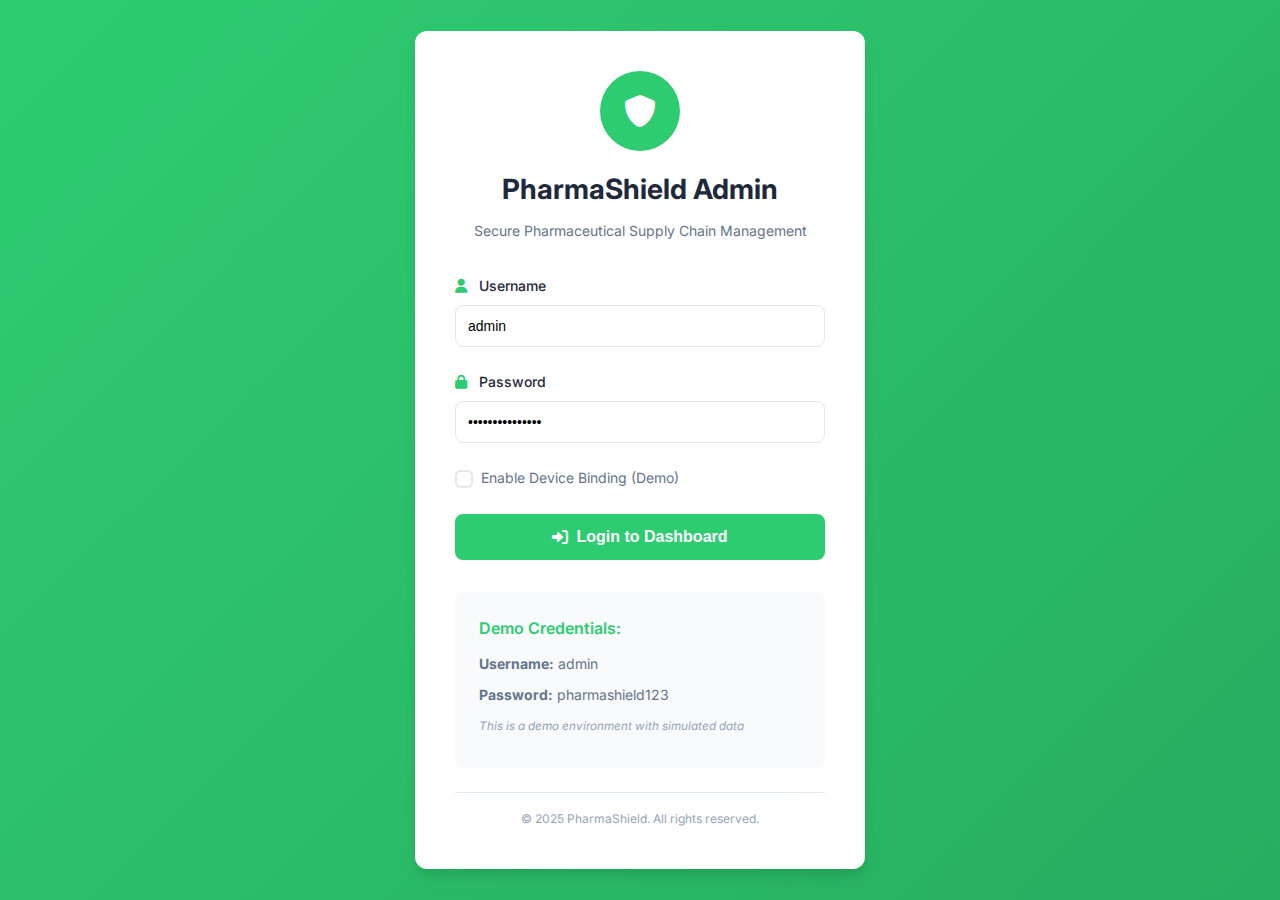
<file: index.html>
<!DOCTYPE html>
<html lang="en">
<head>
  <meta charset="UTF-8">
  <meta name="viewport" content="width=device-width, initial-scale=1.0">
  <title>PharmaShield Admin Dashboard</title>
  <link href="https://fonts.googleapis.com/css2?family=Inter:wght@400;500;600;700&display=swap" rel="stylesheet">
  <link rel="stylesheet" href="https://cdnjs.cloudflare.com/ajax/libs/font-awesome/6.0.0/css/all.min.css">
  <link rel="stylesheet" href="assets/css/main.css">
</head>
<body>
  <div class="admin-layout">
    <!-- Sidebar -->
    <aside class="sidebar">
      <div class="sidebar-header">
        <h2><i class="fas fa-shield-alt"></i> PharmaShield</h2>
        <p>Admin Dashboard</p>
      </div>
      <nav class="sidebar-nav">
        <a href="dashboard/dashboard.html" class="nav-item active">
          <i class="fas fa-chart-line"></i>
          Dashboard
        </a>
        <a href="batch/batch.html" class="nav-item">
          <i class="fas fa-boxes"></i>
          Batch Management
        </a>
        <a href="distribution/distribution.html" class="nav-item">
          <i class="fas fa-truck"></i>
          Distribution
        </a>
        <a href="monitoring/monitoring.html" class="nav-item">
          <i class="fas fa-eye"></i>
          Monitoring
        </a>
        <a href="analytics/analytics.html" class="nav-item">
          <i class="fas fa-chart-pie"></i>
          Analytics
        </a>
        <a href="map/maps.html" class="nav-item">
          <i class="fas fa-globe"></i>
          Global Map
        </a>
        <a href="pharmacies/pharmacies.html" class="nav-item">
          <i class="fas fa-store"></i>
          Pharmacies
        </a>
        <a href="users/users.html" class="nav-item">
          <i class="fas fa-users"></i>
          Users
        </a>
        <a href="#" class="nav-item logout-btn" style="margin-top: 2rem; border-top: 1px solid var(--border-color); padding-top: 1rem;">
          <i class="fas fa-sign-out-alt"></i>
          Logout
        </a>
      </nav>
    </aside>

    <!-- Main Content -->
    <main class="main-content">
      <!-- Topbar -->
      <header class="topbar">
        <div class="topbar-left">
          <button class="mobile-menu-btn">
            <i class="fas fa-bars"></i>
          </button>
          <h1>PharmaShield Admin</h1>
        </div>
        <div class="topbar-right">
          <div class="admin-profile">
            <button class="profile-btn">
              <i class="fas fa-user-circle"></i>
              <span>Admin</span>
              <i class="fas fa-chevron-down"></i>
            </button>
            <div class="profile-dropdown">
              <a href="#" class="dropdown-item">
                <i class="fas fa-user"></i>
                Profile Settings
              </a>
              <a href="#" class="dropdown-item">
                <i class="fas fa-cog"></i>
                System Settings
              </a>
              <a href="#" class="dropdown-item logout-btn">
                <i class="fas fa-sign-out-alt"></i>
                Logout
              </a>
            </div>
          </div>
        </div>
      </header>

      <!-- Content Area -->
      <div class="content-area">
        <div class="welcome-section">
          <div class="card">
            <div class="card-header">
              <h2 class="card-title">Welcome to PharmaShield Admin Dashboard</h2>
            </div>
            <div class="card-body">
              <p class="mb-4">Select a module from the sidebar to get started with managing your pharmaceutical supply chain security system.</p>
              
              <div class="grid grid-cols-3">
                <a href="dashboard/dashboard.html" class="card stat-card">
                  <div class="stat-card-header">
                    <div class="stat-icon green">
                      <i class="fas fa-chart-line"></i>
                    </div>
                  </div>
                  <div class="stat-value">Dashboard</div>
                  <div class="stat-label">View system overview and statistics</div>
                </a>
                
                <a href="batch/batch.html" class="card stat-card">
                  <div class="stat-card-header">
                    <div class="stat-icon blue">
                      <i class="fas fa-boxes"></i>
                    </div>
                  </div>
                  <div class="stat-value">Batches</div>
                  <div class="stat-label">Manage pharmaceutical batches</div>
                </a>
                
                <a href="monitoring/monitoring.html" class="card stat-card">
                  <div class="stat-card-header">
                    <div class="stat-icon orange">
                      <i class="fas fa-eye"></i>
                    </div>
                  </div>
                  <div class="stat-value">Monitor</div>
                  <div class="stat-label">Real-time system monitoring</div>
                </a>
              </div>
            </div>
          </div>
        </div>
      </div>
    </main>
  </div>

  <script src="assets/js/dummy-data.js"></script>
  <script src="assets/js/main.js"></script>
  <script>
    // Auto-redirect to dashboard if logged in
    document.addEventListener('DOMContentLoaded', () => {
      const isLoggedIn = sessionStorage.getItem('pharmashield_logged_in');
      if (isLoggedIn) {
        // Auto-load dashboard after 2 seconds
        setTimeout(() => {
          window.location.href = 'dashboard/dashboard.html';
        }, 2000);
      } else {
        // Redirect to login
        window.location.href = 'login/login.html';
      }
    });
  </script>
</body>
</html>
</file>
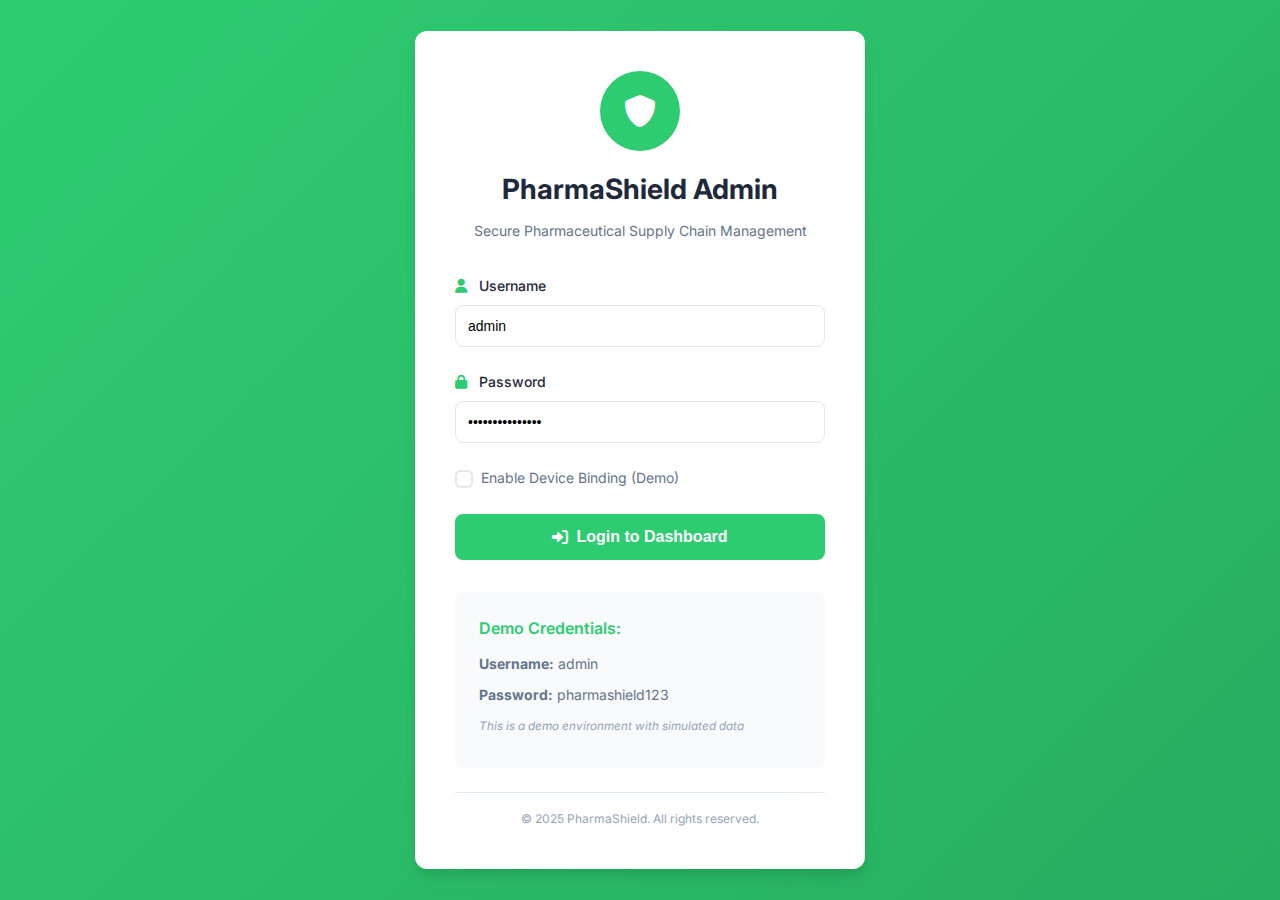
<file: batch/batch.html>
<!DOCTYPE html>
<html lang="en">
<head>
  <meta charset="UTF-8">
  <meta name="viewport" content="width=device-width, initial-scale=1.0">
  <title>Batch Management - PharmaShield Admin</title>
  <link href="https://fonts.googleapis.com/css2?family=Inter:wght@400;500;600;700&display=swap" rel="stylesheet">
  <link rel="stylesheet" href="https://cdnjs.cloudflare.com/ajax/libs/font-awesome/6.0.0/css/all.min.css">
  <link rel="stylesheet" href="../assets/css/main.css">
  <link rel="stylesheet" href="style.css">
</head>
<body>
  <div class="admin-layout">
    <!-- Sidebar -->
    <aside class="sidebar">
      <div class="sidebar-header">
        <h2><i class="fas fa-shield-alt"></i> PharmaShield</h2>
        <p>Admin Dashboard</p>
      </div>
      <nav class="sidebar-nav">
        <a href="../dashboard/dashboard.html" class="nav-item">
          <i class="fas fa-chart-line"></i>
          Dashboard
        </a>
        <a href="batch.html" class="nav-item active">
          <i class="fas fa-boxes"></i>
          Batch Management
        </a>
        <a href="../distribution/distribution.html" class="nav-item">
          <i class="fas fa-truck"></i>
          Distribution
        </a>
        <a href="../monitoring/monitoring.html" class="nav-item">
          <i class="fas fa-eye"></i>
          Monitoring
        </a>
        <a href="../analytics/analytics.html" class="nav-item">
          <i class="fas fa-chart-pie"></i>
          Analytics
        </a>
        <a href="../globalmap/globalmap.html" class="nav-item">
          <i class="fas fa-globe"></i>
          Global Map
        </a>
        <a href="../pharmacies/pharmacies.html" class="nav-item">
          <i class="fas fa-store"></i>
          Pharmacies
        </a>
        <a href="../users/users.html" class="nav-item">
          <i class="fas fa-users"></i>
          Users
        </a>
        <a href="#" class="nav-item logout-btn" style="margin-top: 2rem; border-top: 1px solid var(--border-color); padding-top: 1rem;">
          <i class="fas fa-sign-out-alt"></i>
          Logout
        </a>
      </nav>
    </aside>

    <!-- Main Content -->
    <main class="main-content">
      <!-- Topbar -->
      <header class="topbar">
        <div class="topbar-left">
          <button class="mobile-menu-btn">
            <i class="fas fa-bars"></i>
          </button>
          <h1>Batch Management</h1>
        </div>
        <div class="topbar-right">
          <button class="btn btn-primary" onclick="openAddBatchModal()">
            <i class="fas fa-plus"></i>
            Add New Batch
          </button>
          <div class="admin-profile">
            <button class="profile-btn">
              <i class="fas fa-user-circle"></i>
              <span>Admin</span>
              <i class="fas fa-chevron-down"></i>
            </button>
            <div class="profile-dropdown">
              <a href="#" class="dropdown-item">
                <i class="fas fa-user"></i>
                Profile Settings
              </a>
              <a href="#" class="dropdown-item">
                <i class="fas fa-cog"></i>
                System Settings
              </a>
              <a href="#" class="dropdown-item logout-btn">
                <i class="fas fa-sign-out-alt"></i>
                Logout
              </a>
            </div>
          </div>
        </div>
      </header>

      <!-- Content Area -->
      <div class="content-area">
        <!-- Batch Table -->
        <div class="card">
          <div class="card-header">
            <h3 class="card-title">Pharmaceutical Batches</h3>
          </div>
          <div class="card-body">
            <div class="table-container">
              <table class="table">
                <thead>
                  <tr>
                    <th>Batch ID</th>
                    <th>Medicine Name</th>
                    <th>Lot Number</th>
                    <th>Expiry Date</th>
                    <th>Quantity</th>
                    <th>Status</th>
                    <th>Actions</th>
                  </tr>
                </thead>
                <tbody id="batchTableBody">
                  <!-- Table rows will be populated by JavaScript -->
                </tbody>
              </table>
            </div>
          </div>
        </div>
      </div>
    </main>
  </div>

  <!-- Add Batch Modal -->
  <div id="addBatchModal" class="modal">
    <div class="modal-content">
      <div class="modal-header">
        <h3 class="modal-title">Add New Batch</h3>
        <button class="modal-close" onclick="closeModal('addBatchModal')">&times;</button>
      </div>
      <div class="modal-body">
        <form id="addBatchForm">
          <div class="form-group">
            <label class="form-label">Medicine Name</label>
            <input type="text" class="form-input" id="medicineName" required>
          </div>
          <div class="form-group">
            <label class="form-label">Lot Number</label>
            <input type="text" class="form-input" id="lotNumber" required>
          </div>
          <div class="form-group">
            <label class="form-label">Expiry Date</label>
            <input type="date" class="form-input" id="expiryDate" required>
          </div>
          <div class="form-group">
            <label class="form-label">Quantity</label>
            <input type="number" class="form-input" id="quantity" min="1" required>
          </div>
        </form>
      </div>
      <div class="modal-footer">
        <button type="button" class="btn btn-secondary" onclick="closeModal('addBatchModal')">Cancel</button>
        <button type="button" class="btn btn-primary" onclick="addBatch()">Add Batch</button>
      </div>
    </div>
  </div>

  <!-- QR Code Modal -->
  <div id="qrModal" class="modal">
    <div class="modal-content">
      <div class="modal-header">
        <h3 class="modal-title">QR Codes Generated</h3>
        <button class="modal-close" onclick="closeModal('qrModal')">&times;</button>
      </div>
      <div class="modal-body">
        <div class="qr-container">
          <div class="qr-section">
            <h4>Shipment QR Code</h4>
            <div class="qr-placeholder" id="shipmentQR">
              <i class="fas fa-qrcode"></i>
              <p>Shipment Level Tracking</p>
            </div>
            <button class="btn btn-secondary btn-sm" onclick="downloadQR('shipment')">
              <i class="fas fa-download"></i>
              Download
            </button>
          </div>
          <div class="qr-section">
            <h4>Unit QR Code</h4>
            <div class="qr-placeholder" id="unitQR">
              <i class="fas fa-qrcode"></i>
              <p>Individual Unit Tracking</p>
            </div>
            <button class="btn btn-secondary btn-sm" onclick="downloadQR('unit')">
              <i class="fas fa-download"></i>
              Download
            </button>
          </div>
        </div>
      </div>
      <div class="modal-footer">
        <button type="button" class="btn btn-primary" onclick="closeModal('qrModal')">Done</button>
      </div>
    </div>
  </div>

  <script src="../assets/js/dummy-data.js"></script>
  <script src="../assets/js/main.js"></script>
  <script src="script.js"></script>
</body>
</html>
</file>
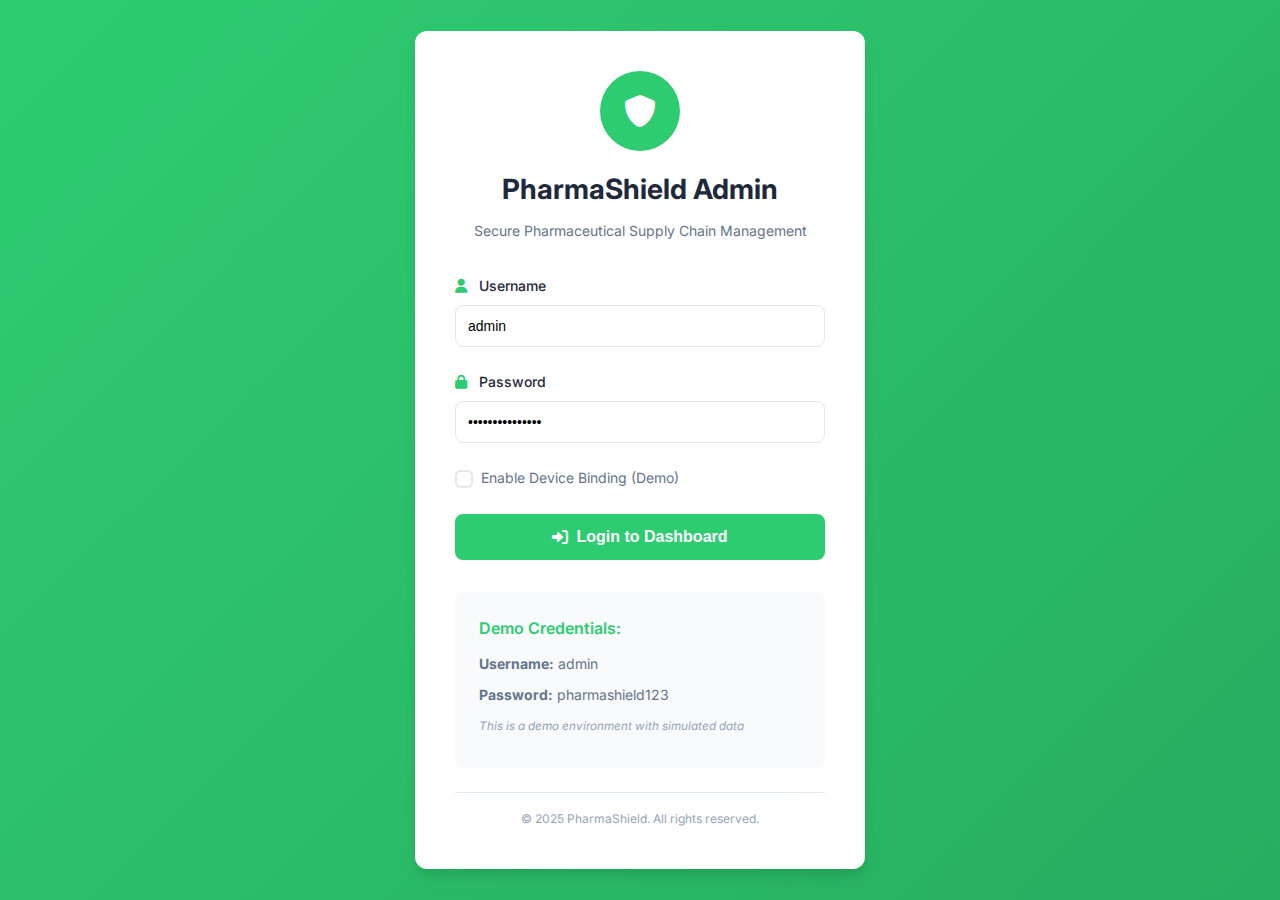
<file: dashboard/dashboard.html>
<!DOCTYPE html>
<html lang="en">
<head>
  <meta charset="UTF-8">
  <meta name="viewport" content="width=device-width, initial-scale=1.0">
  <title>Dashboard - PharmaShield Admin</title>
  <link href="https://fonts.googleapis.com/css2?family=Inter:wght@400;500;600;700&display=swap" rel="stylesheet">
  <link rel="stylesheet" href="https://cdnjs.cloudflare.com/ajax/libs/font-awesome/6.0.0/css/all.min.css">
  <link rel="stylesheet" href="../assets/css/main.css">
  <link rel="stylesheet" href="style.css">
</head>
<body>
  <div class="admin-layout">
    <!-- Sidebar -->
    <aside class="sidebar">
      <div class="sidebar-header">
       <h2><i class="fas fa-shield-alt"></i> PharmaShield</h2>
        <p>Admin Dashboard</p>
      </div>
      <nav class="sidebar-nav">
        <a href="dashboard.html" class="nav-item active">
          <i class="fas fa-chart-line"></i>
          Dashboard
        </a>
        <a href="../batch/batch.html" class="nav-item">
          <i class="fas fa-boxes"></i>
          Batch Management
        </a>
        <a href="../distribution/distribution.html" class="nav-item">
          <i class="fas fa-truck"></i>
          Distribution
        </a>
        <a href="../monitoring/monitoring.html" class="nav-item">
          <i class="fas fa-eye"></i>
          Monitoring
        </a>
        <a href="../analytics/analytics.html" class="nav-item">
          <i class="fas fa-chart-pie"></i>
          Analytics
        </a>
        <a href="../globalmap/globalmap.html" class="nav-item">
          <i class="fas fa-globe"></i>
          Global Map
        </a>
        <a href="../pharmacies/pharmacies.html" class="nav-item">
          <i class="fas fa-store"></i>
          Pharmacies
        </a>
        <a href="../users/users.html" class="nav-item">
          <i class="fas fa-users"></i>
          Users
        </a>
        <a href="#" class="nav-item logout-btn" style="margin-top: 2rem; border-top: 1px solid var(--border-color); padding-top: 1rem;">
          <i class="fas fa-sign-out-alt"></i>
          Logout
        </a>
      </nav>
    </aside>

    <!-- Main Content -->
    <main class="main-content">
      <!-- Topbar -->
      <header class="topbar">
        <div class="topbar-left">
          <button class="mobile-menu-btn">
            <i class="fas fa-bars"></i>
          </button>
          <h1>Dashboard Overview</h1>
        </div>
        <div class="topbar-right">
          <div class="admin-profile">
            <button class="profile-btn">
              <i class="fas fa-user-circle"></i>
              <span>Admin</span>
              <i class="fas fa-chevron-down"></i>
            </button>
            <div class="profile-dropdown">
              <a href="#" class="dropdown-item">
                <i class="fas fa-user"></i>
                Profile Settings
              </a>
              <a href="#" class="dropdown-item">
                <i class="fas fa-cog"></i>
                System Settings
              </a>
              <a href="#" class="dropdown-item logout-btn">
                <i class="fas fa-sign-out-alt"></i>
                Logout
              </a>
            </div>
          </div>
        </div>
      </header>

      <!-- Content Area -->
      <div class="content-area">
        <!-- Summary Stats -->
        <div class="grid grid-cols-4 mb-6">
          <div class="stat-card">
            <div class="stat-card-header">
              <div class="stat-icon green">
                <i class="fas fa-boxes"></i>
              </div>
            </div>
            <div class="stat-value" id="totalBatches">0</div>
            <div class="stat-label">Total Batches</div>
            <div class="stat-change positive">
              <i class="fas fa-arrow-up"></i>
              <span>12% from last month</span>
            </div>
          </div>

          <div class="stat-card">
            <div class="stat-card-header">
              <div class="stat-icon blue">
                <i class="fas fa-truck"></i>
              </div>
            </div>
            <div class="stat-value" id="activeShipments">0</div>
            <div class="stat-label">Active Shipments</div>
            <div class="stat-change positive">
              <i class="fas fa-arrow-up"></i>
              <span>8% from last week</span>
            </div>
          </div>

          <div class="stat-card">
            <div class="stat-card-header">
              <div class="stat-icon orange">
                <i class="fas fa-store"></i>
              </div>
            </div>
            <div class="stat-value" id="totalPharmacies">0</div>
            <div class="stat-label">Registered Pharmacies</div>
            <div class="stat-change positive">
              <i class="fas fa-arrow-up"></i>
              <span>5% from last month</span>
            </div>
          </div>

          <div class="stat-card">
            <div class="stat-card-header">
              <div class="stat-icon red">
                <i class="fas fa-exclamation-triangle"></i>
              </div>
            </div>
            <div class="stat-value" id="flaggedIncidents">0</div>
            <div class="stat-label">Flagged Incidents</div>
            <div class="stat-change negative">
              <i class="fas fa-arrow-down"></i>
              <span>3% from last week</span>
            </div>
          </div>
        </div>

        <!-- Charts Row -->
        <div class="grid grid-cols-2 mb-6">
          <div class="card">
            <div class="card-header">
              <h3 class="card-title">Recent Scan Activity</h3>
            </div>
            <div class="card-body">
              <canvas id="scanChart" width="400" height="200"></canvas>
            </div>
          </div>

          <div class="card">
            <div class="card-header">
              <h3 class="card-title">Scan Status Distribution</h3>
            </div>
            <div class="card-body">
              <canvas id="statusChart" width="400" height="200"></canvas>
            </div>
          </div>
        </div>

        <!-- Quick Actions -->
        <div class="card">
          <div class="card-header">
            <h3 class="card-title">Quick Actions</h3>
          </div>
          <div class="card-body">
            <div class="grid grid-cols-4">
              <a href="../batch/batch.html" class="quick-action-card">
                <div class="quick-action-icon green">
                  <i class="fas fa-plus"></i>
                </div>
                <h4>Add New Batch</h4>
                <p>Create and register new pharmaceutical batch</p>
              </a>

              <a href="../distribution/distribution.html" class="quick-action-card">
                <div class="quick-action-icon blue">
                  <i class="fas fa-shipping-fast"></i>
                </div>
                <h4>Create Shipment</h4>
                <p>Assign batch to pharmacy for distribution</p>
              </a>

              <a href="../monitoring/monitoring.html" class="quick-action-card">
                <div class="quick-action-icon orange">
                  <i class="fas fa-eye"></i>
                </div>
                <h4>Monitor Activity</h4>
                <p>View real-time scanning and alerts</p>
              </a>

              <a href="../analytics/analytics.html" class="quick-action-card">
                <div class="quick-action-icon red">
                  <i class="fas fa-chart-bar"></i>
                </div>
                <h4>View Analytics</h4>
                <p>Detailed reports and insights</p>
              </a>
            </div>
          </div>
        </div>

        <!-- Recent Alerts -->
        <div class="card mt-6">
          <div class="card-header">
            <h3 class="card-title">Recent Alerts</h3>
          </div>
          <div class="card-body">
            <div id="recentAlerts">
              <!-- Alerts will be populated by JavaScript -->
            </div>
          </div>
        </div>
      </div>
    </main>
  </div>

  <script src="../assets/js/dummy-data.js"></script>
  <script src="../assets/js/main.js"></script>
  <script src="../assets/libs/chart.min.js"></script>
  <script src="script.js"></script>
</body>
</html>
</file>
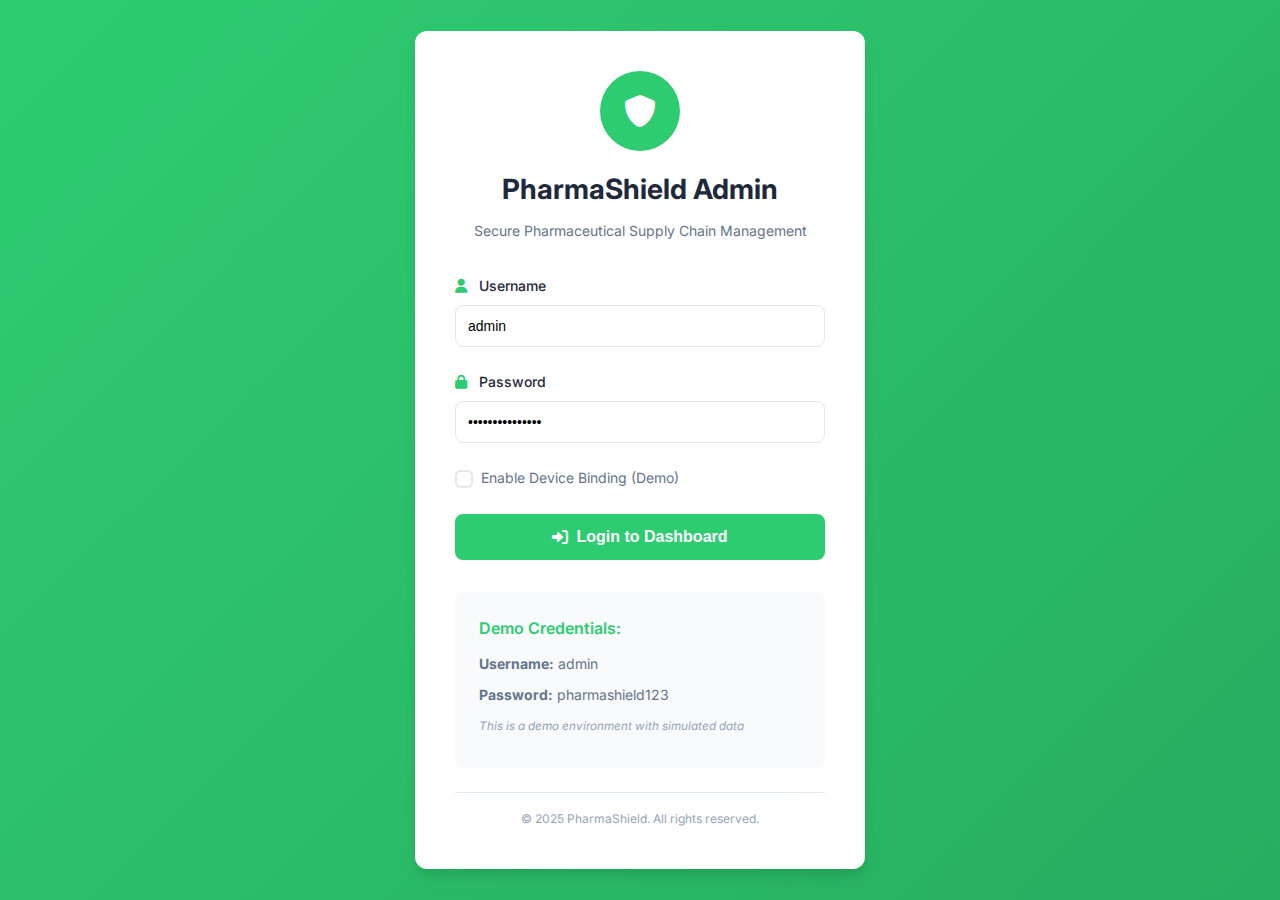
<file: login/login.html>
<!DOCTYPE html>
<html lang="en">
<head>
  <meta charset="UTF-8">
  <meta name="viewport" content="width=device-width, initial-scale=1.0">
  <title>PharmaShield Admin - Login</title>
  <link href="https://fonts.googleapis.com/css2?family=Inter:wght@400;500;600;700&display=swap" rel="stylesheet">
  <link rel="stylesheet" href="https://cdnjs.cloudflare.com/ajax/libs/font-awesome/6.0.0/css/all.min.css">
  <link rel="stylesheet" href="../assets/css/main.css">
  <link rel="stylesheet" href="style.css">
</head>
<body>
  <div class="login-container">
    <div class="login-card">
      <div class="login-header">
        <div class="logo">
          <i class="fas fa-shield-alt"></i>
        </div>
        <h1>PharmaShield Admin</h1>
        <p>Secure Pharmaceutical Supply Chain Management</p>
      </div>

      <form class="login-form" id="loginForm">
        <div class="form-group">
          <label for="username" class="form-label">
            <i class="fas fa-user"></i>
            Username
          </label>
          <input 
            type="text" 
            id="username" 
            class="form-input" 
            placeholder="Enter your username"
            required
          >
        </div>

        <div class="form-group">
          <label for="password" class="form-label">
            <i class="fas fa-lock"></i>
            Password
          </label>
          <input 
            type="password" 
            id="password" 
            class="form-input" 
            placeholder="Enter your password"
            required
          >
        </div>

        <div class="form-group">
          <div class="device-binding">
            <label class="checkbox-container">
              <input type="checkbox" id="deviceBinding">
              <span class="checkmark"></span>
              Enable Device Binding (Demo)
            </label>
          </div>
        </div>

        <div class="form-group device-code-group" style="display: none;">
          <label for="deviceCode" class="form-label">
            <i class="fas fa-mobile-alt"></i>
            Device Code
          </label>
          <input 
            type="text" 
            id="deviceCode" 
            class="form-input" 
            placeholder="Enter device binding code"
          >
        </div>

        <button type="submit" class="btn btn-primary login-btn">
          <i class="fas fa-sign-in-alt"></i>
          Login to Dashboard
        </button>
      </form>

      <div class="login-info">
        <div class="demo-credentials">
          <h3>Demo Credentials:</h3>
          <p><strong>Username:</strong> admin</p>
          <p><strong>Password:</strong> pharmashield123</p>
          <p><small>This is a demo environment with simulated data</small></p>
        </div>
      </div>

      <div class="login-footer">
        <p>&copy; 2025 PharmaShield. All rights reserved.</p>
      </div>
    </div>
  </div>

  <script src="../assets/js/dummy-data.js"></script>
  <script src="script.js"></script>
</body>
</html>
</file>
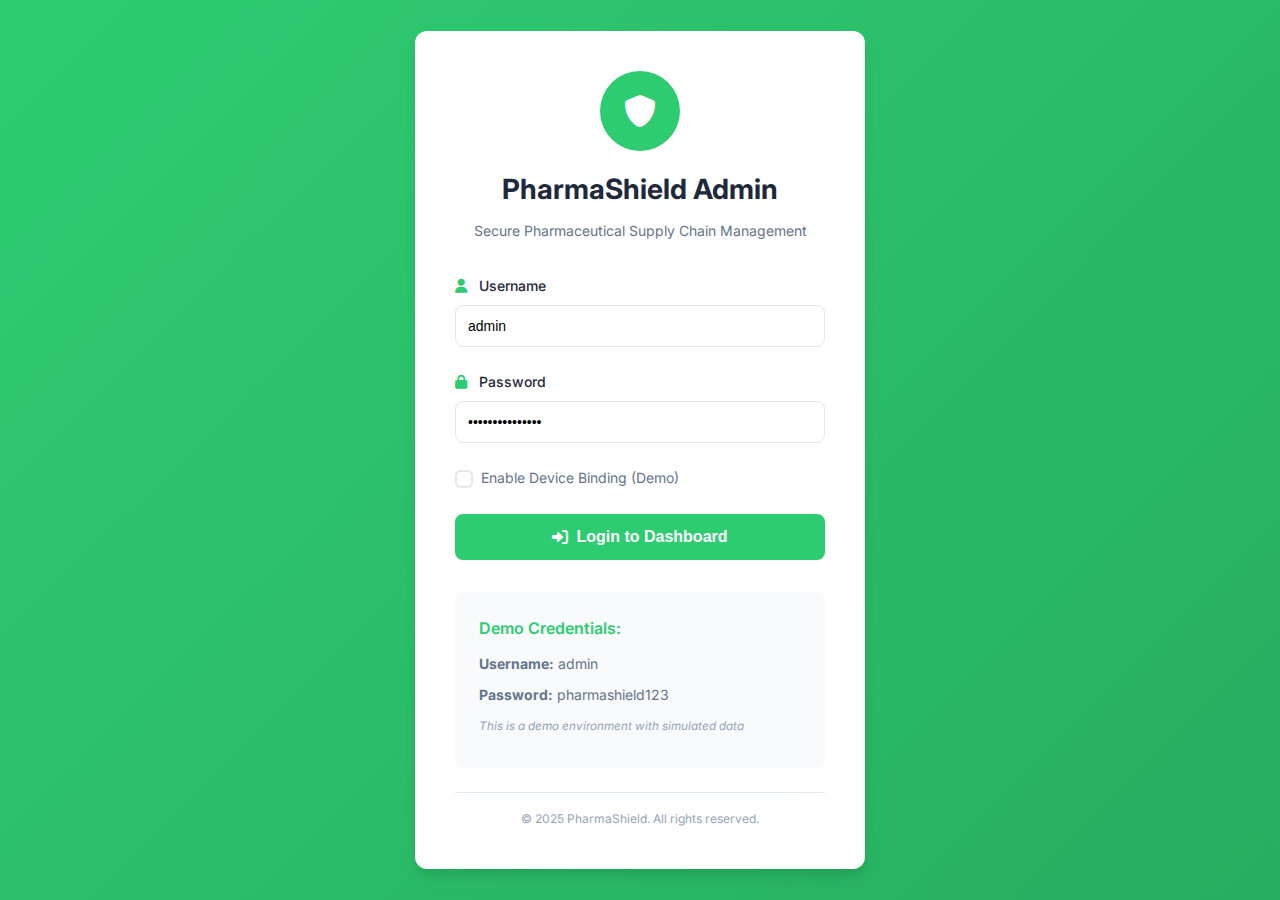
<file: monitoring/monitoring.html>
<!DOCTYPE html>
<html lang="en">
<head>
  <meta charset="UTF-8">
  <meta name="viewport" content="width=device-width, initial-scale=1.0">
  <title>Real-time Monitoring - PharmaShield Admin</title>
  <link href="https://fonts.googleapis.com/css2?family=Inter:wght@400;500;600;700&display=swap" rel="stylesheet">
  <link rel="stylesheet" href="https://cdnjs.cloudflare.com/ajax/libs/font-awesome/6.0.0/css/all.min.css">
  <link rel="stylesheet" href="../assets/css/main.css">
  <link rel="stylesheet" href="style.css">
</head>
<body>
  <div class="admin-layout">
    <!-- Sidebar -->
    <aside class="sidebar">
      <div class="sidebar-header">
        <h2><i class="fas fa-shield-alt"></i> PharmaShield</h2>
        <p>Admin Dashboard</p>
      </div>
      <nav class="sidebar-nav">
        <a href="../dashboard/dashboard.html" class="nav-item">
          <i class="fas fa-chart-line"></i>
          Dashboard
        </a>
        <a href="../batch/batch.html" class="nav-item">
          <i class="fas fa-boxes"></i>
          Batch Management
        </a>
        <a href="../distribution/distribution.html" class="nav-item">
          <i class="fas fa-truck"></i>
          Distribution
        </a>
        <a href="monitoring.html" class="nav-item active">
          <i class="fas fa-eye"></i>
          Monitoring
        </a>
        <a href="../analytics/analytics.html" class="nav-item">
          <i class="fas fa-chart-pie"></i>
          Analytics
        </a>
        <a href="../globalmap/globalmap.html" class="nav-item">
          <i class="fas fa-globe"></i>
          Global Map
        </a>
        <a href="../pharmacies/pharmacies.html" class="nav-item">
          <i class="fas fa-store"></i>
          Pharmacies
        </a>
        <a href="../users/users.html" class="nav-item">
          <i class="fas fa-users"></i>
          Users
        </a>
        <a href="#" class="nav-item logout-btn" style="margin-top: 2rem; border-top: 1px solid var(--border-color); padding-top: 1rem;">
          <i class="fas fa-sign-out-alt"></i>
          Logout
        </a>
      </nav>
    </aside>

    <!-- Main Content -->
    <main class="main-content">
      <!-- Topbar -->
      <header class="topbar">
        <div class="topbar-left">
          <button class="mobile-menu-btn">
            <i class="fas fa-bars"></i>
          </button>
          <h1>Real-time Monitoring</h1>
        </div>
        <div class="topbar-right">
          <button class="btn btn-primary" onclick="refreshMonitoring()" id="refreshBtn">
            <i class="fas fa-sync-alt"></i>
            Auto Refresh: ON
          </button>
          <div class="admin-profile">
            <button class="profile-btn">
              <i class="fas fa-user-circle"></i>
              <span>Admin</span>
              <i class="fas fa-chevron-down"></i>
            </button>
            <div class="profile-dropdown">
              <a href="#" class="dropdown-item">
                <i class="fas fa-user"></i>
                Profile Settings
              </a>
              <a href="#" class="dropdown-item">
                <i class="fas fa-cog"></i>
                System Settings
              </a>
              <a href="#" class="dropdown-item logout-btn">
                <i class="fas fa-sign-out-alt"></i>
                Logout
              </a>
            </div>
          </div>
        </div>
      </header>

      <!-- Content Area -->
      <div class="content-area">
        <!-- Live Stats -->
        <div class="grid grid-cols-4 mb-6">
          <div class="stat-card">
            <div class="stat-card-header">
              <div class="stat-icon green">
                <i class="fas fa-eye"></i>
              </div>
            </div>
            <div class="stat-value" id="liveScans">0</div>
            <div class="stat-label">Live Scans Today</div>
            <div class="stat-change positive">
              <i class="fas fa-arrow-up"></i>
              <span id="scanTrend">+15%</span>
            </div>
          </div>

          <div class="stat-card">
            <div class="stat-card-header">
              <div class="stat-icon blue">
                <i class="fas fa-truck"></i>
              </div>
            </div>
            <div class="stat-value" id="activeShipments">0</div>
            <div class="stat-label">Active Shipments</div>
            <div class="stat-change positive">
              <i class="fas fa-arrow-up"></i>
              <span>+3 from yesterday</span>
            </div>
          </div>

          <div class="stat-card">
            <div class="stat-card-header">
              <div class="stat-icon orange">
                <i class="fas fa-exclamation-triangle"></i>
              </div>
            </div>
            <div class="stat-value" id="pendingAlerts">0</div>
            <div class="stat-label">Pending Alerts</div>
            <div class="stat-change negative">
              <i class="fas fa-arrow-down"></i>
              <span>-2 from last hour</span>
            </div>
          </div>

          <div class="stat-card">
            <div class="stat-card-header">
              <div class="stat-icon red">
                <i class="fas fa-shield-alt"></i>
              </div>
            </div>
            <div class="stat-value">99.8%</div>
            <div class="stat-label">System Uptime</div>
            <div class="stat-change positive">
              <i class="fas fa-check"></i>
              <span>Optimal</span>
            </div>
          </div>
        </div>

        <!-- Shipment Timeline -->
        <div class="card mb-6">
          <div class="card-header">
            <h3 class="card-title">Shipment Status Timeline</h3>
            <div class="header-actions">
              <button class="btn btn-sm btn-secondary" onclick="filterTimeline('all')">All</button>
              <button class="btn btn-sm btn-secondary" onclick="filterTimeline('transit')">In Transit</button>
              <button class="btn btn-sm btn-secondary" onclick="filterTimeline('delivered')">Delivered</button>
            </div>
          </div>
          <div class="card-body">
            <div class="timeline" id="shipmentTimeline">
              <!-- Timeline items will be populated by JavaScript -->
            </div>
          </div>
        </div>

        <!-- Alerts Panel -->
        <div class="card">
          <div class="card-header">
            <h3 class="card-title">Security Alerts</h3>
            <div class="header-actions">
              <div class="alert-filter">
                <button class="btn btn-sm btn-secondary active" onclick="filterAlerts('all')">All</button>
                <button class="btn btn-sm btn-danger" onclick="filterAlerts('high')">High</button>
                <button class="btn btn-sm btn-warning" onclick="filterAlerts('medium')">Medium</button>
              </div>
            </div>
          </div>
          <div class="card-body">
            <div id="alertsList">
              <!-- Alerts will be populated by JavaScript -->
            </div>
          </div>
        </div>
      </div>
    </main>
  </div>

  <script src="../assets/js/dummy-data.js"></script>
  <script src="../assets/js/main.js"></script>
  <script src="script.js"></script>
</body>
</html>
</file>
<file: assets/css/main.css>
/* PharmaShield Admin - Main Styles */
:root {
  --primary-green: #2ecc71;
  --primary-green-dark: #27ae60;
  --danger-red: #dc2626;
  --warning-orange: #f59e0b;
  --success-green: #10b981;
  --info-blue: #3b82f6;
  
  --bg-primary: #ffffff;
  --bg-secondary: #f8fafc;
  --bg-tertiary: #f1f5f9;
  
  --text-primary: #1e293b;
  --text-secondary: #64748b;
  --text-tertiary: #94a3b8;
  
  --border-color: #e2e8f0;
  --shadow-sm: 0 1px 2px 0 rgba(0, 0, 0, 0.05);
  --shadow-md: 0 4px 6px -1px rgba(0, 0, 0, 0.1), 0 2px 4px -1px rgba(0, 0, 0, 0.06);
  --shadow-lg: 0 10px 15px -3px rgba(0, 0, 0, 0.1), 0 4px 6px -2px rgba(0, 0, 0, 0.05);
  
  --radius-sm: 0.375rem;
  --radius-md: 0.5rem;
  --radius-lg: 0.75rem;
}

* {
  margin: 0;
  padding: 0;
  box-sizing: border-box;
}

body {
  font-family: 'Inter', -apple-system, BlinkMacSystemFont, 'Segoe UI', Roboto, sans-serif;
  line-height: 1.6;
  color: var(--text-primary);
  background-color: var(--bg-secondary);
}

/* Layout */
.admin-layout {
  display: flex;
  min-height: 100vh;
}

/* Sidebar */
.sidebar {
  width: 280px;
  background: var(--bg-primary);
  border-right: 1px solid var(--border-color);
  box-shadow: var(--shadow-sm);
  transition: transform 0.3s ease;
  position: fixed;
  height: 100vh;
  z-index: 1000;
  overflow-y: auto;
}

.sidebar-header {
  padding: 1.5rem;
  border-bottom: 1px solid var(--border-color);
  text-align: center;
}

.sidebar-header h2 {
  color: var(--primary-green);
  font-size: 1.5rem;
  font-weight: 700;
  margin-bottom: 0.25rem;
}

.sidebar-header p {
  color: var(--text-secondary);
  font-size: 0.875rem;
}

.sidebar-nav {
  padding: 1rem 0;
}

.nav-item {
  display: block;
  padding: 0.75rem 1.5rem;
  color: var(--text-secondary);
  text-decoration: none;
  transition: all 0.2s ease;
  border: none;
  background: none;
  width: 100%;
  text-align: left;
  cursor: pointer;
}

.nav-item:hover {
  background-color: var(--bg-tertiary);
  color: var(--text-primary);
}

.nav-item.active {
  background-color: var(--primary-green);
  color: white;
  border-right: 3px solid var(--primary-green-dark);
}

.nav-item i {
  margin-right: 0.75rem;
  width: 1.25rem;
  text-align: center;
}

/* Main Content */
.main-content {
  flex: 1;
  margin-left: 280px;
  transition: margin-left 0.3s ease;
}

.topbar {
  background: var(--bg-primary);
  border-bottom: 1px solid var(--border-color);
  padding: 1rem 2rem;
  display: flex;
  justify-content: between;
  align-items: center;
  position: sticky;
  top: 0;
  z-index: 100;
}

.topbar-left {
  display: flex;
  align-items: center;
  gap: 1rem;
}

.mobile-menu-btn {
  display: none;
  background: none;
  border: none;
  font-size: 1.5rem;
  color: var(--text-secondary);
  cursor: pointer;
}

.topbar h1 {
  font-size: 1.5rem;
  font-weight: 600;
  color: var(--text-primary);
}

.topbar-right {
  display: flex;
  align-items: center;
  gap: 1rem;
  margin-left: auto;
}

.admin-profile {
  position: relative;
}

.profile-btn {
  display: flex;
  align-items: center;
  gap: 0.5rem;
  padding: 0.5rem 1rem;
  border: 1px solid var(--border-color);
  border-radius: var(--radius-md);
  background: var(--bg-primary);
  cursor: pointer;
  color: var(--text-secondary);
}

.profile-dropdown {
  position: absolute;
  top: 100%;
  right: 0;
  background: var(--bg-primary);
  border: 1px solid var(--border-color);
  border-radius: var(--radius-md);
  box-shadow: var(--shadow-lg);
  min-width: 200px;
  z-index: 1001;
  display: none;
}

.profile-dropdown.show {
  display: block;
}

.dropdown-item {
  display: block;
  padding: 0.75rem 1rem;
  color: var(--text-secondary);
  text-decoration: none;
  transition: background-color 0.2s ease;
  border-bottom: 1px solid var(--border-color);
}

.dropdown-item:hover {
  background-color: var(--bg-tertiary);
}

.dropdown-item:last-child {
  border-bottom: none;
}

.content-area {
  padding: 2rem;
  min-height: calc(100vh - 80px);
}

/* Cards */
.card {
  background: var(--bg-primary);
  border: 1px solid var(--border-color);
  border-radius: var(--radius-lg);
  box-shadow: var(--shadow-sm);
  overflow: hidden;
}

.card-header {
  padding: 1.5rem;
  border-bottom: 1px solid var(--border-color);
  background: var(--bg-secondary);
}

.card-title {
  font-size: 1.25rem;
  font-weight: 600;
  color: var(--text-primary);
  margin: 0;
}

.card-body {
  padding: 1.5rem;
}

.stat-card {
  background: var(--bg-primary);
  padding: 1.5rem;
  border-radius: var(--radius-lg);
  box-shadow: var(--shadow-sm);
  border: 1px solid var(--border-color);
  transition: transform 0.2s ease, box-shadow 0.2s ease;
}

.stat-card:hover {
  transform: translateY(-2px);
  box-shadow: var(--shadow-md);
}

.stat-card-header {
  display: flex;
  justify-content: space-between;
  align-items: flex-start;
  margin-bottom: 1rem;
}

.stat-icon {
  width: 3rem;
  height: 3rem;
  border-radius: var(--radius-md);
  display: flex;
  align-items: center;
  justify-content: center;
  font-size: 1.5rem;
  color: white;
}

.stat-icon.green { background-color: var(--primary-green); }
.stat-icon.blue { background-color: var(--info-blue); }
.stat-icon.orange { background-color: var(--warning-orange); }
.stat-icon.red { background-color: var(--danger-red); }

.stat-value {
  font-size: 2rem;
  font-weight: 700;
  color: var(--text-primary);
  margin-bottom: 0.25rem;
}

.stat-label {
  color: var(--text-secondary);
  font-size: 0.875rem;
  margin-bottom: 0.5rem;
}

.stat-change {
  font-size: 0.875rem;
  display: flex;
  align-items: center;
  gap: 0.25rem;
}

.stat-change.positive { color: var(--success-green); }
.stat-change.negative { color: var(--danger-red); }

/* Tables */
.table-container {
  background: var(--bg-primary);
  border-radius: var(--radius-lg);
  overflow: hidden;
  box-shadow: var(--shadow-sm);
  border: 1px solid var(--border-color);
}

.table {
  width: 100%;
  border-collapse: collapse;
}

.table th,
.table td {
  padding: 1rem;
  text-align: left;
  border-bottom: 1px solid var(--border-color);
}

.table th {
  background: var(--bg-secondary);
  font-weight: 600;
  color: var(--text-primary);
  font-size: 0.875rem;
}

.table td {
  color: var(--text-secondary);
}

.table tbody tr:hover {
  background: var(--bg-tertiary);
}

/* Buttons */
.btn {
  display: inline-flex;
  align-items: center;
  justify-content: center;
  gap: 0.5rem;
  padding: 0.5rem 1rem;
  border: none;
  border-radius: var(--radius-md);
  font-weight: 500;
  text-decoration: none;
  cursor: pointer;
  transition: all 0.2s ease;
  font-size: 0.875rem;
}

.btn-primary {
  background: var(--primary-green);
  color: white;
}

.btn-primary:hover {
  background: var(--primary-green-dark);
}

.btn-secondary {
  background: var(--bg-tertiary);
  color: var(--text-secondary);
  border: 1px solid var(--border-color);
}

.btn-secondary:hover {
  background: var(--border-color);
  color: var(--text-primary);
}

.btn-danger {
  background: var(--danger-red);
  color: white;
}

.btn-danger:hover {
  background: #b91c1c;
}

.btn-sm {
  padding: 0.375rem 0.75rem;
  font-size: 0.75rem;
}

/* Status badges */
.status-badge {
  display: inline-flex;
  align-items: center;
  padding: 0.25rem 0.75rem;
  border-radius: 9999px;
  font-size: 0.75rem;
  font-weight: 500;
}

.status-badge.active {
  background: rgba(16, 185, 129, 0.1);
  color: var(--success-green);
}

.status-badge.inactive {
  background: rgba(148, 163, 184, 0.1);
  color: var(--text-tertiary);
}

.status-badge.delivered {
  background: rgba(16, 185, 129, 0.1);
  color: var(--success-green);
}

.status-badge.transit {
  background: rgba(59, 130, 246, 0.1);
  color: var(--info-blue);
}

.status-badge.pending {
  background: rgba(245, 158, 11, 0.1);
  color: var(--warning-orange);
}

.status-badge.expired {
  background: rgba(220, 38, 38, 0.1);
  color: var(--danger-red);
}

/* Alerts */
.alert {
  padding: 1rem;
  border-radius: var(--radius-md);
  margin-bottom: 1rem;
  border-left: 4px solid;
}

.alert-success {
  background: rgba(16, 185, 129, 0.1);
  border-color: var(--success-green);
  color: #065f46;
}

.alert-warning {
  background: rgba(245, 158, 11, 0.1);
  border-color: var(--warning-orange);
  color: #92400e;
}

.alert-error {
  background: rgba(220, 38, 38, 0.1);
  border-color: var(--danger-red);
  color: #991b1b;
}

/* Grid */
.grid {
  display: grid;
  gap: 1.5rem;
}

.grid-cols-1 { grid-template-columns: repeat(1, 1fr); }
.grid-cols-2 { grid-template-columns: repeat(2, 1fr); }
.grid-cols-3 { grid-template-columns: repeat(3, 1fr); }
.grid-cols-4 { grid-template-columns: repeat(4, 1fr); }

/* Utilities */
.text-center { text-align: center; }
.text-right { text-align: right; }
.mb-4 { margin-bottom: 1rem; }
.mb-6 { margin-bottom: 1.5rem; }
.mt-4 { margin-top: 1rem; }
.ml-auto { margin-left: auto; }

/* Responsive */
@media (max-width: 1024px) {
  .grid-cols-4 { grid-template-columns: repeat(2, 1fr); }
  .grid-cols-3 { grid-template-columns: repeat(2, 1fr); }
}

@media (max-width: 768px) {
  .sidebar {
    transform: translateX(-100%);
  }
  
  .sidebar.show {
    transform: translateX(0);
  }
  
  .main-content {
    margin-left: 0;
  }
  
  .mobile-menu-btn {
    display: block;
  }
  
  .content-area {
    padding: 1rem;
  }
  
  .grid-cols-4,
  .grid-cols-3,
  .grid-cols-2 {
    grid-template-columns: 1fr;
  }
  
  .topbar {
    padding: 1rem;
  }
  
  .table-container {
    overflow-x: auto;
  }
}

/* Modal */
.modal {
  position: fixed;
  top: 0;
  left: 0;
  width: 100%;
  height: 100%;
  background: rgba(0, 0, 0, 0.5);
  display: flex;
  align-items: center;
  justify-content: center;
  z-index: 2000;
  opacity: 0;
  visibility: hidden;
  transition: all 0.3s ease;
}

.modal.show {
  opacity: 1;
  visibility: visible;
}

.modal-content {
  background: var(--bg-primary);
  border-radius: var(--radius-lg);
  box-shadow: var(--shadow-lg);
  max-width: 500px;
  width: 90%;
  max-height: 90vh;
  overflow-y: auto;
}

.modal-header {
  padding: 1.5rem;
  border-bottom: 1px solid var(--border-color);
  display: flex;
  justify-content: space-between;
  align-items: center;
}

.modal-title {
  font-size: 1.25rem;
  font-weight: 600;
  color: var(--text-primary);
}

.modal-close {
  background: none;
  border: none;
  font-size: 1.5rem;
  color: var(--text-secondary);
  cursor: pointer;
}

.modal-body {
  padding: 1.5rem;
}

.modal-footer {
  padding: 1.5rem;
  border-top: 1px solid var(--border-color);
  display: flex;
  gap: 1rem;
  justify-content: flex-end;
}

/* Form Elements */
.form-group {
  margin-bottom: 1rem;
}

.form-label {
  display: block;
  margin-bottom: 0.5rem;
  font-weight: 500;
  color: var(--text-primary);
}

.form-input,
.form-select,
.form-textarea {
  width: 100%;
  padding: 0.75rem;
  border: 1px solid var(--border-color);
  border-radius: var(--radius-md);
  font-size: 0.875rem;
  transition: border-color 0.2s ease;
}

.form-input:focus,
.form-select:focus,
.form-textarea:focus {
  outline: none;
  border-color: var(--primary-green);
  box-shadow: 0 0 0 3px rgba(46, 204, 113, 0.1);
}

.form-textarea {
  resize: vertical;
  min-height: 100px;
}
</file>
<file: batch/style.css>
/* Batch Management Styles */
.qr-container {
  display: grid;
  grid-template-columns: 1fr 1fr;
  gap: 2rem;
}

.qr-section {
  text-align: center;
}

.qr-section h4 {
  color: var(--text-primary);
  font-size: 1rem;
  font-weight: 600;
  margin-bottom: 1rem;
}

.qr-placeholder {
  width: 150px;
  height: 150px;
  background: var(--bg-secondary);
  border: 2px dashed var(--border-color);
  border-radius: var(--radius-md);
  display: flex;
  flex-direction: column;
  align-items: center;
  justify-content: center;
  margin: 0 auto 1rem;
  transition: all 0.2s ease;
}

.qr-placeholder:hover {
  border-color: var(--primary-green);
  background: rgba(46, 204, 113, 0.05);
}

.qr-placeholder i {
  font-size: 3rem;
  color: var(--primary-green);
  margin-bottom: 0.5rem;
}

.qr-placeholder p {
  color: var(--text-secondary);
  font-size: 0.875rem;
  margin: 0;
}

.action-buttons {
  display: flex;
  gap: 0.5rem;
}

.batch-actions {
  display: flex;
  gap: 0.5rem;
  align-items: center;
}

@media (max-width: 768px) {
  .qr-container {
    grid-template-columns: 1fr;
    gap: 1rem;
  }
  
  .qr-placeholder {
    width: 120px;
    height: 120px;
  }
  
  .qr-placeholder i {
    font-size: 2rem;
  }
  
  .action-buttons {
    flex-direction: column;
  }
  
  .batch-actions {
    flex-wrap: wrap;
  }
}
</file>
<file: dashboard/style.css>
/* Dashboard Specific Styles */
.quick-action-card {
  background: var(--bg-primary);
  border: 1px solid var(--border-color);
  border-radius: var(--radius-lg);
  padding: 1.5rem;
  text-decoration: none;
  color: inherit;
  transition: all 0.2s ease;
  text-align: center;
}

.quick-action-card:hover {
  transform: translateY(-2px);
  box-shadow: var(--shadow-md);
  border-color: var(--primary-green);
}

.quick-action-icon {
  width: 3rem;
  height: 3rem;
  border-radius: 50%;
  display: flex;
  align-items: center;
  justify-content: center;
  font-size: 1.25rem;
  color: white;
  margin: 0 auto 1rem;
}

.quick-action-card h4 {
  font-size: 1rem;
  font-weight: 600;
  color: var(--text-primary);
  margin-bottom: 0.5rem;
}

.quick-action-card p {
  color: var(--text-secondary);
  font-size: 0.875rem;
  line-height: 1.4;
  margin: 0;
}

.alert-item {
  display: flex;
  align-items: flex-start;
  gap: 1rem;
  padding: 1rem;
  border-radius: var(--radius-md);
  margin-bottom: 1rem;
  border-left: 4px solid;
}

.alert-item:last-child {
  margin-bottom: 0;
}

.alert-item.high {
  background: rgba(220, 38, 38, 0.05);
  border-color: var(--danger-red);
}

.alert-item.medium {
  background: rgba(245, 158, 11, 0.05);
  border-color: var(--warning-orange);
}

.alert-item.low {
  background: rgba(16, 185, 129, 0.05);
  border-color: var(--success-green);
}

.alert-icon {
  width: 2.5rem;
  height: 2.5rem;
  border-radius: 50%;
  display: flex;
  align-items: center;
  justify-content: center;
  color: white;
  font-size: 1rem;
  flex-shrink: 0;
}

.alert-content h5 {
  font-size: 0.875rem;
  font-weight: 600;
  margin-bottom: 0.25rem;
  color: var(--text-primary);
}

.alert-content p {
  font-size: 0.875rem;
  color: var(--text-secondary);
  margin-bottom: 0.5rem;
}

.alert-meta {
  font-size: 0.75rem;
  color: var(--text-tertiary);
  display: flex;
  align-items: center;
  gap: 0.5rem;
}

@media (max-width: 1024px) {
  .grid-cols-4 {
    grid-template-columns: repeat(2, 1fr);
  }
}

@media (max-width: 768px) {
  .grid-cols-4,
  .grid-cols-2 {
    grid-template-columns: 1fr;
  }
  
  .quick-action-card {
    padding: 1rem;
  }
  
  .quick-action-icon {
    width: 2.5rem;
    height: 2.5rem;
    font-size: 1rem;
  }
}
</file>
<file: login/style.css>
/* Login Page Styles */
.login-container {
  min-height: 100vh;
  display: flex;
  align-items: center;
  justify-content: center;
  background: linear-gradient(135deg, var(--primary-green) 0%, var(--primary-green-dark) 100%);
  padding: 1rem;
}

.login-card {
  background: var(--bg-primary);
  border-radius: var(--radius-lg);
  box-shadow: var(--shadow-lg);
  padding: 2.5rem;
  max-width: 450px;
  width: 100%;
}

.login-header {
  text-align: center;
  margin-bottom: 2rem;
}

.logo {
  width: 80px;
  height: 80px;
  background: var(--primary-green);
  border-radius: 50%;
  display: flex;
  align-items: center;
  justify-content: center;
  margin: 0 auto 1rem;
  color: white;
  font-size: 2rem;
}

.login-header h1 {
  color: var(--text-primary);
  font-size: 1.75rem;
  font-weight: 700;
  margin-bottom: 0.5rem;
}

.login-header p {
  color: var(--text-secondary);
  font-size: 0.875rem;
}

.login-form {
  margin-bottom: 2rem;
}

.form-group {
  margin-bottom: 1.5rem;
}

.form-label {
  display: flex;
  align-items: center;
  gap: 0.5rem;
  margin-bottom: 0.5rem;
  font-weight: 500;
  color: var(--text-primary);
  font-size: 0.875rem;
}

.form-label i {
  color: var(--primary-green);
  width: 1rem;
}

.device-binding {
  display: flex;
  align-items: center;
  gap: 0.75rem;
}

.checkbox-container {
  display: flex;
  align-items: center;
  gap: 0.5rem;
  cursor: pointer;
  font-size: 0.875rem;
  color: var(--text-secondary);
}

.checkbox-container input[type="checkbox"] {
  display: none;
}

.checkmark {
  width: 18px;
  height: 18px;
  border: 2px solid var(--border-color);
  border-radius: var(--radius-sm);
  position: relative;
  transition: all 0.2s ease;
}

.checkbox-container input[type="checkbox"]:checked + .checkmark {
  background: var(--primary-green);
  border-color: var(--primary-green);
}

.checkbox-container input[type="checkbox"]:checked + .checkmark::after {
  content: '\f00c';
  font-family: 'Font Awesome 6 Free';
  font-weight: 900;
  position: absolute;
  top: 50%;
  left: 50%;
  transform: translate(-50%, -50%);
  color: white;
  font-size: 10px;
}

.login-btn {
  width: 100%;
  padding: 0.875rem;
  font-size: 1rem;
  font-weight: 600;
}

.login-info {
  background: var(--bg-secondary);
  border-radius: var(--radius-md);
  padding: 1.5rem;
  margin-bottom: 1.5rem;
}

.demo-credentials h3 {
  color: var(--primary-green);
  font-size: 1rem;
  font-weight: 600;
  margin-bottom: 0.75rem;
}

.demo-credentials p {
  margin-bottom: 0.5rem;
  font-size: 0.875rem;
  color: var(--text-secondary);
}

.demo-credentials small {
  color: var(--text-tertiary);
  font-style: italic;
}

.login-footer {
  text-align: center;
  padding-top: 1rem;
  border-top: 1px solid var(--border-color);
}

.login-footer p {
  color: var(--text-tertiary);
  font-size: 0.75rem;
}

.error-message {
  background: rgba(220, 38, 38, 0.1);
  color: var(--danger-red);
  padding: 0.75rem;
  border-radius: var(--radius-md);
  font-size: 0.875rem;
  margin-bottom: 1rem;
  display: none;
}

.loading {
  pointer-events: none;
  opacity: 0.7;
}

.loading .login-btn {
  background: var(--text-tertiary);
}

@media (max-width: 480px) {
  .login-card {
    padding: 1.5rem;
    margin: 0.5rem;
  }
  
  .login-header h1 {
    font-size: 1.5rem;
  }
  
  .logo {
    width: 60px;
    height: 60px;
    font-size: 1.5rem;
  }
}
</file>
<file: monitoring/style.css>
/* Monitoring Specific Styles */
.timeline {
  position: relative;
  padding-left: 2rem;
}

.timeline::before {
  content: '';
  position: absolute;
  left: 1rem;
  top: 0;
  bottom: 0;
  width: 2px;
  background: var(--border-color);
}

.timeline-item {
  position: relative;
  margin-bottom: 2rem;
  padding-left: 2rem;
}

.timeline-item::before {
  content: '';
  position: absolute;
  left: -0.5rem;
  top: 0.25rem;
  width: 1rem;
  height: 1rem;
  border-radius: 50%;
  border: 3px solid var(--bg-primary);
  z-index: 1;
}

.timeline-item.created::before { background: var(--info-blue); }
.timeline-item.transit::before { background: var(--warning-orange); }
.timeline-item.delivered::before { background: var(--success-green); }
.timeline-item.received::before { background: var(--primary-green); }
.timeline-item.dispensed::before { background: var(--primary-green-dark); }

.timeline-content {
  background: var(--bg-primary);
  border: 1px solid var(--border-color);
  border-radius: var(--radius-md);
  padding: 1rem;
}

.timeline-header {
  display: flex;
  justify-content: space-between;
  align-items: flex-start;
  margin-bottom: 0.5rem;
}

.timeline-title {
  font-weight: 600;
  color: var(--text-primary);
  margin: 0;
}

.timeline-time {
  color: var(--text-tertiary);
  font-size: 0.75rem;
}

.timeline-description {
  color: var(--text-secondary);
  font-size: 0.875rem;
  margin: 0;
}

.timeline-status {
  margin-top: 0.5rem;
}

.header-actions {
  display: flex;
  gap: 0.5rem;
  align-items: center;
}

.alert-filter {
  display: flex;
  gap: 0.25rem;
}

.alert-filter .btn {
  padding: 0.25rem 0.75rem;
}

.alert-filter .btn.active {
  background: var(--primary-green);
  color: white;
}

.monitoring-alert {
  display: flex;
  align-items: flex-start;
  gap: 1rem;
  padding: 1rem;
  margin-bottom: 1rem;
  border-radius: var(--radius-md);
  border-left: 4px solid;
  background: var(--bg-secondary);
  transition: all 0.2s ease;
}

.monitoring-alert:hover {
  transform: translateX(4px);
  box-shadow: var(--shadow-sm);
}

.monitoring-alert.high {
  border-color: var(--danger-red);
  background: rgba(220, 38, 38, 0.03);
}

.monitoring-alert.medium {
  border-color: var(--warning-orange);
  background: rgba(245, 158, 11, 0.03);
}

.monitoring-alert.low {
  border-color: var(--success-green);
  background: rgba(16, 185, 129, 0.03);
}

.alert-icon {
  width: 2.5rem;
  height: 2.5rem;
  border-radius: 50%;
  display: flex;
  align-items: center;
  justify-content: center;
  color: white;
  font-size: 1rem;
  flex-shrink: 0;
}

.alert-content {
  flex: 1;
}

.alert-title {
  font-weight: 600;
  color: var(--text-primary);
  margin-bottom: 0.25rem;
}

.alert-message {
  color: var(--text-secondary);
  font-size: 0.875rem;
  margin-bottom: 0.5rem;
}

.alert-meta {
  display: flex;
  align-items: center;
  gap: 1rem;
  font-size: 0.75rem;
  color: var(--text-tertiary);
}

.alert-actions {
  display: flex;
  gap: 0.5rem;
  align-items: center;
}

.live-indicator {
  display: inline-flex;
  align-items: center;
  gap: 0.5rem;
  font-size: 0.875rem;
  color: var(--success-green);
}

.live-dot {
  width: 8px;
  height: 8px;
  background: var(--success-green);
  border-radius: 50%;
  animation: pulse 2s infinite;
}

@keyframes pulse {
  0% {
    opacity: 1;
    transform: scale(1);
  }
  50% {
    opacity: 0.5;
    transform: scale(1.1);
  }
  100% {
    opacity: 1;
    transform: scale(1);
  }
}

.auto-refresh {
  animation: rotate 2s linear infinite;
}

@keyframes rotate {
  from {
    transform: rotate(0deg);
  }
  to {
    transform: rotate(360deg);
  }
}

@media (max-width: 768px) {
  .timeline {
    padding-left: 1rem;
  }
  
  .timeline::before {
    left: 0.5rem;
  }
  
  .timeline-item {
    padding-left: 1.5rem;
  }
  
  .timeline-item::before {
    left: -0.25rem;
    width: 0.75rem;
    height: 0.75rem;
  }
  
  .timeline-header {
    flex-direction: column;
    gap: 0.5rem;
  }
  
  .header-actions {
    flex-wrap: wrap;
  }
  
  .alert-filter {
    flex-wrap: wrap;
  }
}
</file>
